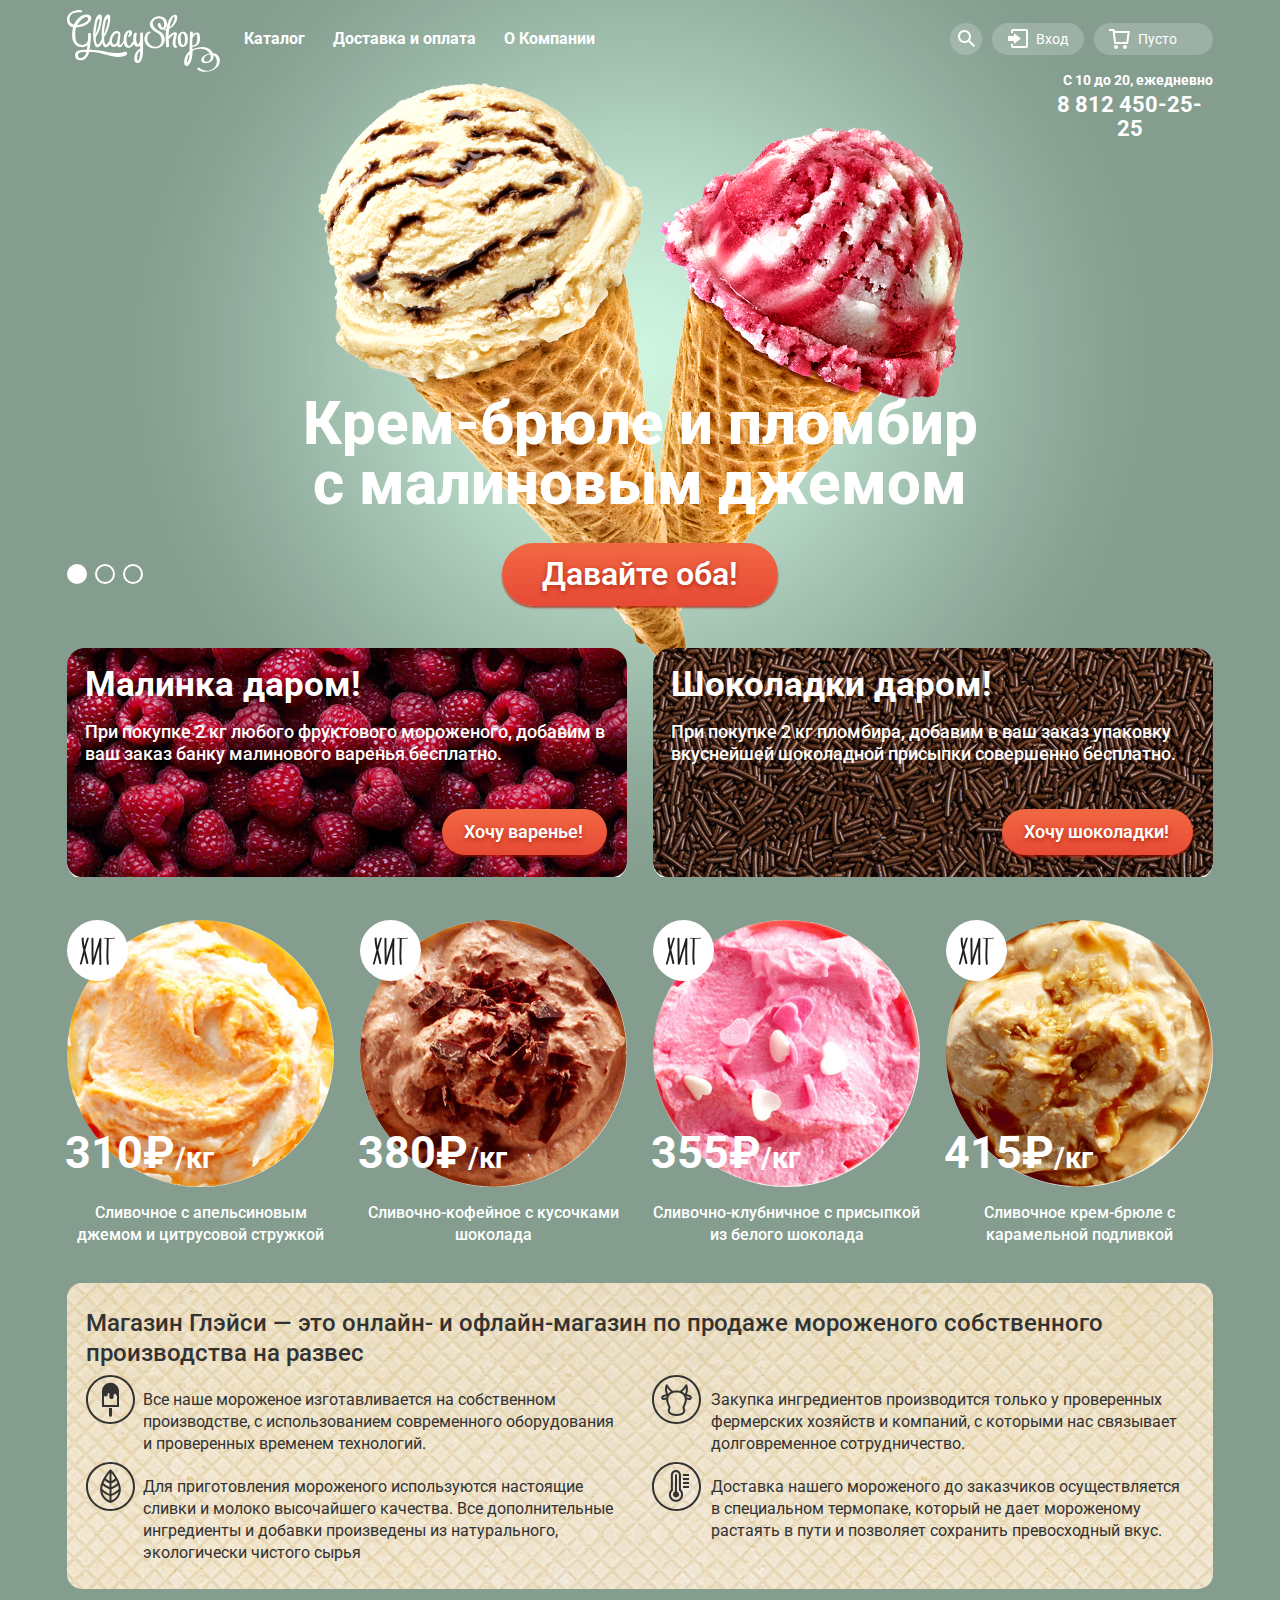
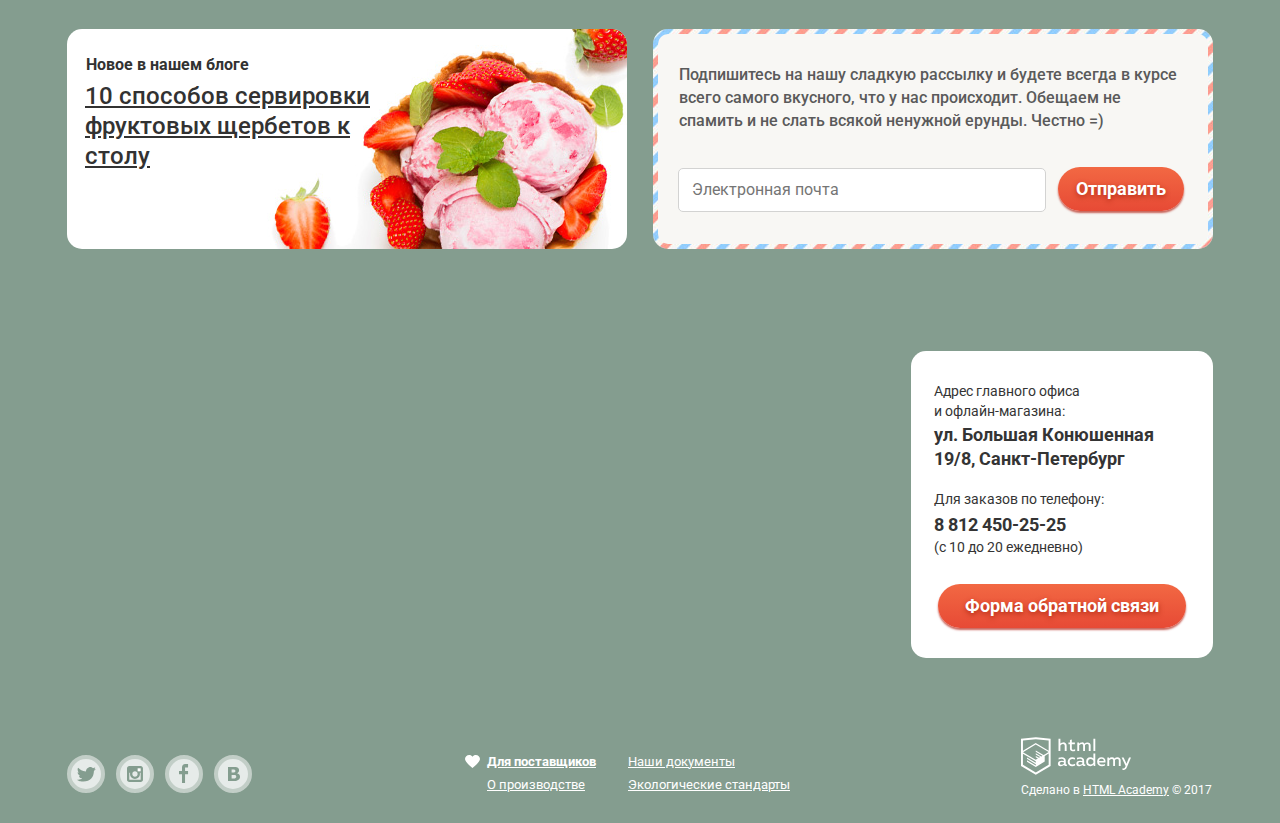
<file: index.html>
<!DOCTYPE html>
<html lang="en">

<head>
  <meta charset="UTF-8">
  <meta http-equiv="X-UA-Compatible" content="IE=edge">
  <meta name="viewport" content="width=device-width, initial-scale=1.0">
  <title>Gllacy Shop</title>
  <link rel="preconnect" href="https://fonts.gstatic.com">
  <link href="https://fonts.googleapis.com/css2?family=Roboto:wght@400;500;700&display=swap" rel="stylesheet">
  <link href="normalize.css" rel="stylesheet">
  <link href="style.css" rel="stylesheet">
</head>

<body>
  <input class="visually-hidden" type="radio" id="product-1" name="toggle" checked>
  <input class="visually-hidden" type="radio" id="product-2" name="toggle">
  <input class="visually-hidden" type="radio" id="product-3" name="toggle">
  <div class="site-wrapper">
    <header class="main-header">
      <div class="container">
        <nav class="main-navigation">
          <div class="logo-container">
            <img src="img/logo.svg" height="64" width="153" alt="Gllacy Shop">
          </div>
          <ul class="site-navigation">
            <li class="catalog-button site-navigation-item">
              <a class="user-btn" href="#">Каталог</a>
              <ul class="submenu">
                <li class="new-item">
                  <a href="#">Новинки</a>
                </li>
                <li>
                  <a href="catalog.html">Сливочное</a>
                </li>
                <li>
                  <a href="#">Щербеты</a>
                </li>
                <li>
                  <a href="#">Фруктовый лед</a>
                </li>
                <li>
                  <a href="#">Мелорин</a>
                </li>
              </ul>
            </li>
            <li class="payment-item site-navigation-item">
              <a class="user-btn" href="#">Доставка и оплата</a>
            </li>
            <li class="info-item site-navigation-item">
              <a class="user-btn" href="#">О Компании</a>
            </li>
          </ul>
          <ul class="user-navigation">
            <li class="search-item user-navigation-item">
              <button class="search-button user-navigation-button"><span class="visually-hidden">Поиск</span></button>
              <div class="search-container">
                <form class="search-form" action="https://echo.htmlacademy.ru" method="get">
                  <input type="search" name="search" placeholder="Что ищем?" id="search">
              </div>
              <label class="visually-hidden" for="search">Поиск</label>
              </form>
            </li>
            <li class="login-form-item user-navigation-item">
              <button class="input-button user-navigation-button">Вход</button>
              <div class="login-form">
                <form action="https://echo.htmlacademy.ru" method="POST">
                  <p>
                    <input type="email" name="mail" placeholder="Электронная почта" id="mail">
                    <label class="visually-hidden" for="mail">Электронная почта</label>
                  </p>
                  <p>
                    <input class="password-input" type="password" name="password" placeholder="Пароль" id="password">
                    <label class="visually-hidden" for="password">Пароль</label>
                  </p>
                  <div class="login-form-nav">
                    <button class="button login-button" type="submit">Войти</button>
                    <div class="recovery-container">
                      <a class="recovery-password" href="#">Забыли пароль?</a>
                      <br><a class="registration" href="#">Новая регистрация</a>
                    </div>
                  </div>
                </form>
              </div>
            </li>
            <li class="user-navigation-item">
              <a class="user-navigation-button basket-button" href="#">Пусто</a>
            </li>
          </ul>
        </nav>
        <div class="working-hours-container">
          <p class="hours">C 10 до 20, ежедневно</p>
          <p class="number">8 812 450-25-25</p>
        </div>
      </div>
    </header>
    <div class="container">
      <section class="slider">
        <div class="sliders-controls">
          <label for="product-1">Первый</label>
          <label for="product-2">Второй</label>
          <label for="product-3">Третий</label>
        </div>
        <ul class="slider-list">
          <li class="slider-item slide" id="slide1">
            <h3 class="slide-title">
              Крем-брюле и пломбир с малиновым джемом
            </h3>
            <a class="button slide-button" href="#">Давайте оба!</a>
          </li>
          <li class="slider-item slide" id="slide2">
            <h3 class="slide-title">
              Шоколадный пломбир и лимонный сорбет
            </h3>
            <a class="button slide-button" href="#">Давайте оба!</a>
          </li>
          <li class="slider-item slide" id="slide3">
            <h3 class="slide-title">
              Пломбир с помадкой и клубничный щербет
            </h3>
            <a class="button slide-button" href="#">Давайте оба!</a>
          </li>
        </ul>
        <div class="index-columns">
          <h2 class="visually-hidden">Акции</h2>
          <section class="columns jam-columns">
            <h3>Малинка даром!</h3>
            <p>При покупке 2 кг любого фруктового мороженого, добавим в ваш заказ банку малинового варенья бесплатно.
            </p>
            <a class="button jam-button" href="#">Хочу варенье!</a>
          </section>
          <section class="columns choco-columns">
            <h3>Шоколадки даром!</h3>
            <p>При покупке 2 кг пломбира, добавим в ваш заказ упаковку вкуснейшей шоколадной присыпки совершенно
              бесплатно.
            </p>
            <a class="button choco-button" href="#">Хочу шоколадки!</a>
          </section>
        </div>
        <section class="popular-goods">
          <h2 class="visually-hidden">Популярные товары</h2>
          <ul class="popular-goods-list">
            <li class="popular-goods-item">
              <img class="popular-goods-img" src="img/popular-1.jpg" height="267" width="267"
                alt="Сливочное с апельсиновым джемом и цитрусовой стружкой">
              <b class="price">310₽<span class="kg">/кг</span></b>
              <a href="#" class="description"> Сливочное с апельсиновым джемом и цитрусовой стружкой </a>
              <div class="popular-goods-btn-container">
                <a class="button popular-goods-button">Быстрый просмотр</a>
              </div>
            </li>
            <li class="popular-goods-item">
              <img class="popular-goods-img" src="img/popular-2.jpg" height="267" width="267"
                alt="Сливочно-кофейное с кусочками шоколада">
              <b class="price">380₽<span class="kg">/кг</span></b>
              <a href="#" class="description">Сливочно-кофейное с кусочками шоколада</a>
              <div class="popular-goods-btn-container">
                <a href="#" class="button popular-goods-button">Быстрый просмотр</a>
              </div>
            </li>
            <li class="popular-goods-item">
              <img class="popular-goods-img" src="img/popular-3.jpg" height="267" width="267"
                alt="Сливочно-клубничное с присыпкой из белого шоколада">
              <b class="price">355₽<span class="kg">/кг</span></b>
              <a href="#" class="description">Сливочно-клубничное с присыпкой из белого шоколада</a>
              <div class="popular-goods-btn-container">
                <a class="button popular-goods-button">Быстрый просмотр</a>
              </div>
            </li>
            <li class="popular-goods-item">
              <img class="popular-goods-img" src="img/popular-4.jpg" height="267" width="267"
                alt="Сливочное крем-брюле с карамельной подливкой">
              <b class="price">415₽<span class="kg">/кг</span></b>
              <a href="#" class="description">Сливочное крем-брюле с карамельной подливкой</a>
              <div class="popular-goods-btn-container">
                <a class="button popular-goods-button">Быстрый просмотр</a>
              </div>
            </li>
          </ul>
        </section>
        <section class="advantages">
          <h2 class="visually-hidden">Преимущества</h2>
          <p class="heading-advantages">
            Магазин Глэйси — это онлайн- и офлайн-магазин по продаже мороженого собственного
            <br>производства на развес
          </p>
          <ul class="advantages-list">
            <li>
              <div class="advantages-icon-1 advantages-icon-container"></div>
              <p>Все наше мороженое изготавливается на собственном производстве, с использованием современного
                оборудования и проверенных временем технологий.</p>
            </li>
            <li>
              <div class="advantages-icon-2 advantages-icon-container"></div>
              <p>Для приготовления мороженого используются настоящие сливки и молоко высочайшего качества. Все
                дополнительные ингредиенты и добавки произведены из натурального, экологически чистого сырья</p>
            </li>
            <li>
              <div class="advantages-icon-3 advantages-icon-container"></div>
              <p>Закупка ингредиентов производится только у проверенных фермерских хозяйств и компаний, с которыми нас
                связывает долговременное сотрудничество.</p>
            </li>
            <li>
              <div class="advantages-icon-4 advantages-icon-container"></div>
              <p>Доставка нашего мороженого до заказчиков осуществляется в специальном термопаке, который не дает
                мороженому растаять в пути и позволяет сохранить превосходный вкус.</p>
            </li>
          </ul>
        </section>

        <div class="index-columns">
          <section class="blog columns">
            <h3>Новое в нашем блоге</h3>
            <p><a href="#">10 способов сервировки
                <br>фруктовых щербетов к
                <br>столу</a>
            </p>
          </section>
          <section class="mailing columns">
            <div class="mailing-container">
              <p>Подпишитесь на нашу сладкую рассылку и будете всегда в курсе всего самого вкусного, что у нас
                происходит.
                Обещаем не спамить и не слать всякой ненужной ерунды. Честно =) </p>
              <form class="mailing-form" action="https://echo.htmlacademy.ru" method="POST">
                <p>
                  <input type="email" name="mailing" id="mailing" placeholder="Электронная почта">
                  <label class="visually-hidden" for="mailing">Рассылка</label>
                </p>
                <div class="form-button"><button class="button" type="submit">Отправить</button></div>
              </form>
            </div>
          </section>
        </div>
    </div>
    <section class="map">
      <div class="container">
        <div class="contacts-map">
          <p>
            Адрес главного офиса
            <br>и офлайн-магазина:
          </p>
          <p class="contacts-map-street">
            <span>ул. Большая Конюшенная 19/8,
              Санкт-Петербург</span>
          </p>
          <p class="contacts-map-number">
            Для заказов по телефону:
          </p>
          <p class="contacts-map-telephone">
            <span>8 812 450-25-25</span>
            <br>(с 10 до 20 ежедневно)
          </p>
          <button class="button contacts-map-button">Форма обратной связи</button>
        </div>
      </div>
      <iframe
        src="https://www.google.com/maps/embed?pb=!1m18!1m12!1m3!1d1998.5989424123775!2d30.320894615847433!3d59.938796869048254!2m3!1f0!2f0!3f0!3m2!1i1024!2i768!4f13.1!3m3!1m2!1s0x4696310fca5ba729%3A0xea9c53d4493c879f!2z0JHQvtC70YzRiNCw0Y8g0JrQvtC90Y7RiNC10L3QvdCw0Y8g0YPQuy4sIDE5LCDQodCw0L3QutGCLdCf0LXRgtC10YDQsdGD0YDQsywgMTkxMTg2!5e0!3m2!1sru!2sru!4v1615561457094!5m2!1sru!2sru"
        width="100%" height="430" style="border:0;" allowfullscreen="" loading="lazy"></iframe>
    </section>
  </div>
<footer class="main-footer">
  <div class="container">
    <section class="footer-social">
      <ul>
        <li>
          <a href="#" class="social-button twitter-button"><span class="visually-hidden">Твиттер</span></a>
        </li>
        <li>
          <a href="#" class="social-button instagramm-button"><span class="visually-hidden">Инстаграм</span></a>
        </li>
        <li>
          <a href="#" class="social-button facebook-button"><span class="visually-hidden">Фейсбук</span></a>
        </li>
        <li>
          <a href="#" class="social-button vk-button"><span class="visually-hidden">Вконтакте</span></a>
        </li>
      </ul>
    </section>
    <section class="footer-info">
      <ul>
        <li>
          <a href="#" class="heart">Для поставщиков</a>
        </li>
        <li>
          <a href="#">Наши документы</a>
        </li>
        <li>
          <a href="#">О производстве</a>
        </li>
        <li>
          <a href="#">Экологические стандарты</a>
        </li>
      </ul>
    </section>
    <section class="footer-copyright">
      <img src="img/htmlacademy-logo.svg" alt="HTMLAcademy" width="110" height="38">
      <p>
        Сделано в <a href="https://htmlacademy.ru">HTML Academy</a> © 2017
      </p>
    </section>
  </div>
</footer>
</body>
</html>
</file>
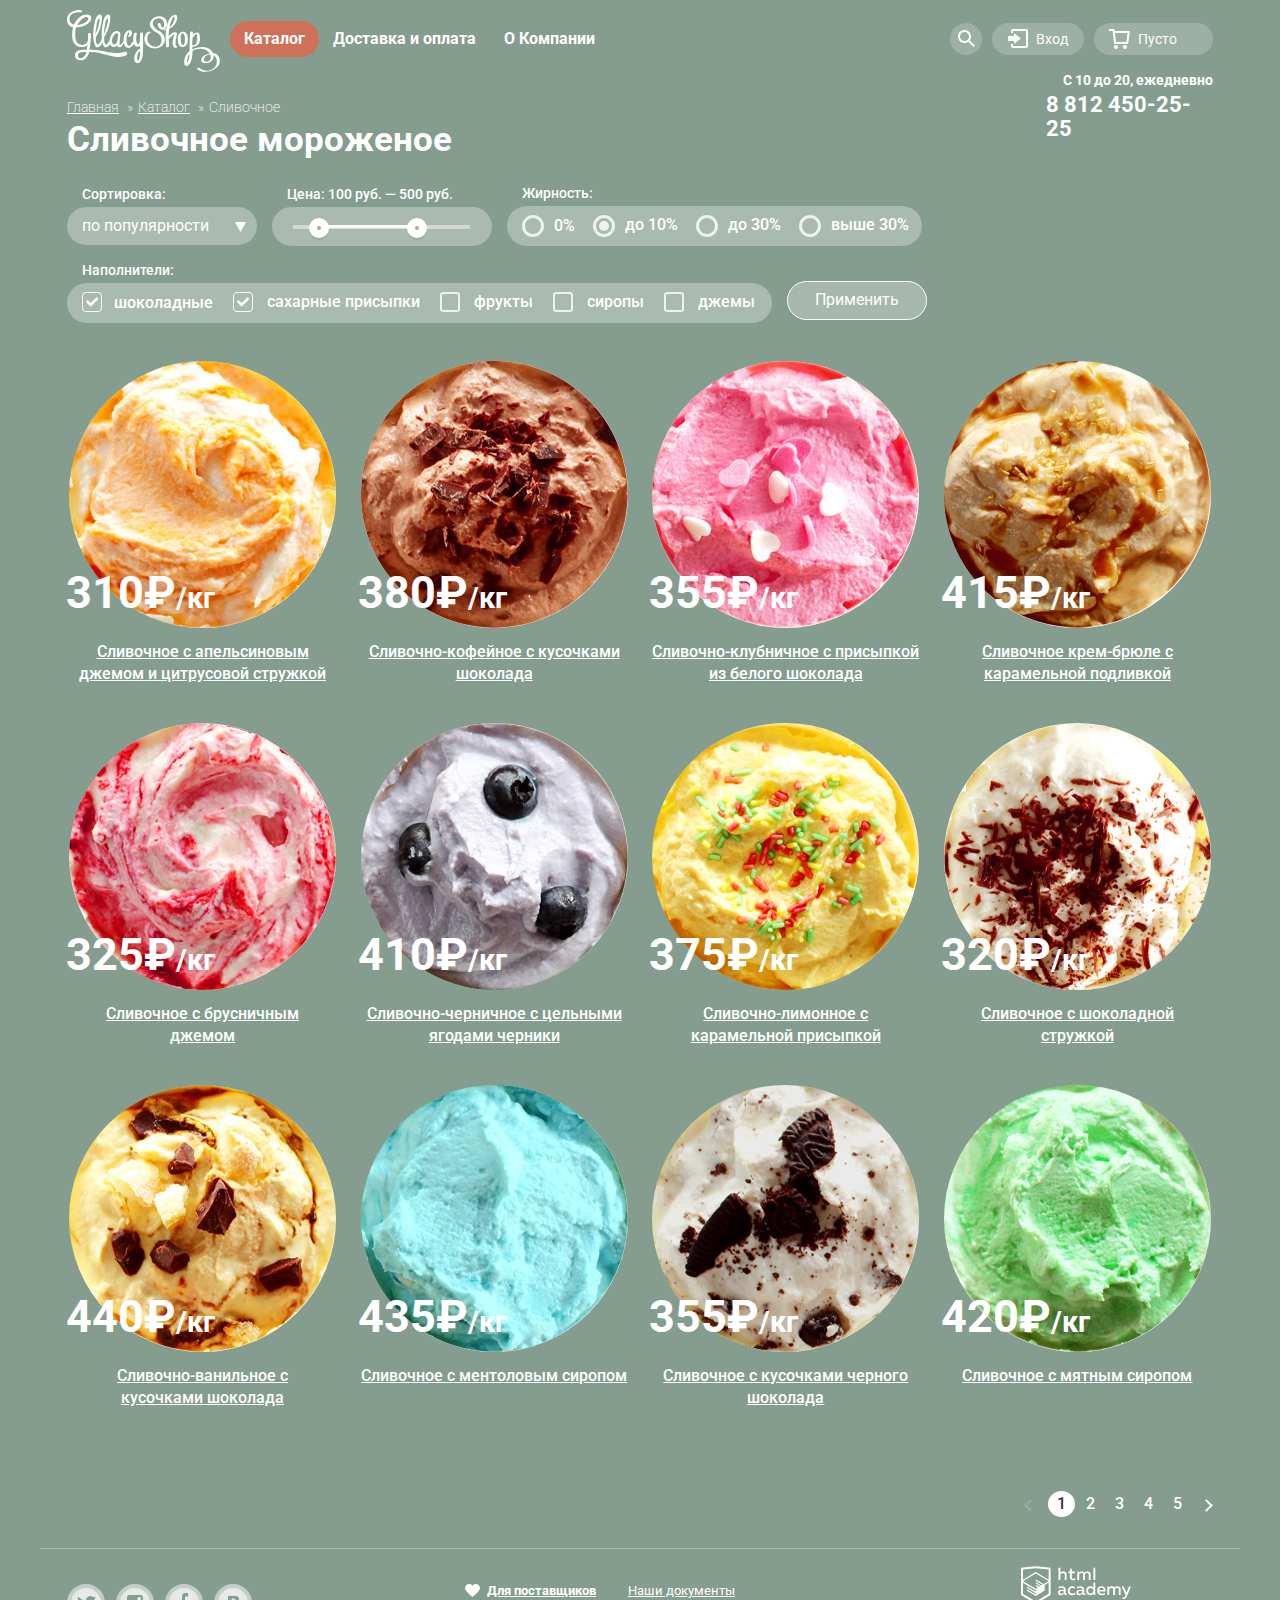
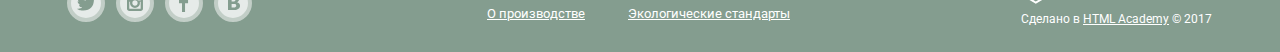
<file: catalog.html>
<!DOCTYPE html>
<html lang="en">

<head>
  <meta charset="UTF-8">
  <meta http-equiv="X-UA-Compatible" content="IE=edge">
  <meta name="viewport" content="width=device-width, initial-scale=1.0">
  <title>Catalog</title>
  <link rel="preconnect" href="https://fonts.gstatic.com">
  <link href="https://fonts.googleapis.com/css2?family=Roboto:wght@400;500;700&display=swap" rel="stylesheet">
  <link href="normalize.css" rel="stylesheet">
  <link href="style.css" rel="stylesheet">
</head>

<body class="inner-page">
  <header class="main-header">
    <div class="container">
      <nav class="main-navigation">
        <div class="logo-container">
          <a href="index.html"><img src="img/logo.svg" height="64" width="153" alt="Gllacy Shop"></a>
        </div>
        <ul class="site-navigation">
          <li class="catalog-button site-navigation-item">
            <a class="user-btn active catalog-active" href="#">Каталог</a>
            <ul class="submenu">
              <li class="new-item">
                <a href="#">Новинки</a>
              </li>
              <li class="active">
                <a>Сливочное</a>
              </li>
              <li>
                <a href="#">Щербеты</a>
              </li>
              <li>
                <a href="#">Фруктовый лед</a>
              </li>
              <li>
                <a href="#">Мелорин</a>
              </li>
            </ul>
          </li>
          <li class="payment-item site-navigation-item">
            <a class="user-btn" href="#">Доставка и оплата</a>
          </li>
          <li class="info-item site-navigation-item">
            <a class="user-btn" href="#">О Компании</a>
          </li>
        </ul>
        <ul class="user-navigation">
          <li class="search-item user-navigation-item">
            <button class="search-button user-navigation-button"><span class="visually-hidden">Поиск</span></button>
            <div class="search-container">
              <form class="search-form" action="https://echo.htmlacademy.ru" method="get">
                <input type="search" name="search" placeholder="Что ищем?" id="search">
            </div>
            <label class="visually-hidden" for="search">Поиск</label>
            </form>
          </li>
          <li class="login-form-item user-navigation-item">
            <button class="input-button user-navigation-button">Вход</button>
            <div class="login-form">
              <form action="https://echo.htmlacademy.ru" method="POST">
                <p>
                  <input type="email" name="mail" placeholder="Электронная почта" id="mail">
                  <label class="visually-hidden" for="mail">Электронная почта</label>
                </p>
                <p>
                  <input class="password-input" type="password" name="password" placeholder="Пароль" id="password">
                  <label class="visually-hidden" for="password">Пароль</label>
                </p>
                <div class="login-form-nav">
                  <button class="button login-button" type="submit">Войти</button>
                  <div class="recovery-container">
                    <a class="recovery-password" href="#">Забыли пароль?</a>
                    <br><a class="registration" href="#">Новая регистрация</a>
                  </div>
                </div>
              </form>
            </div>
          </li>
          <li class="user-navigation-item">
            <a class="user-navigation-button basket-button" href="#">Пусто</a>
          </li>
        </ul>
      </nav>
      <ul class="breadcrumbs">
        <li>
          <a href="index.html">Главная</a>
          <span>»</span>
        </li>
        <li>
          <a href="#">Каталог</a>
          <span>»</span>
        </li>
        <li>Сливочное</li>
      </ul>
      <div class="working-hours-container">
        <p class="hours">C 10 до 20, ежедневно</p>
        <p class="number">8 812 450-25-25</p>
    </div>
    </div>
  </header>
  <main class="container">
    <h1 class="page-title">Сливочное мороженое</h1>
    <form class="filters-form" method="POST">
      <fieldset class="filters-sort">
        <legend>Сортировка:</legend>
        <select>
          <option>По популярности</option>
          <option>По возрастанию цены</option>
          <option>По убыванию цены</option>
        </select>
      </fieldset>
      <fieldset class="filters-price">
        <legend>Цена: 100 руб. — 500 руб.</legend>
        <div class="price-controls">
          <div class="slider-line">
            <div class="slider-line-2" style="margin-left: 47px; width: 80px;"></div>
          </div>
          <div class="price-slider-button slider-button-min"></div>
          <div class="price-slider-button slider-button-max"></div>
        </div>
      </fieldset>
      <fieldset class="filters-fat">
        <legend>Жирность:</legend>
          <div class="form-container">
            <input type="radio" id="fat-0" name="fat" value="">
              <label class="radio" for="fat-0">0%</label>
            <input type="radio" id="fat-10" name="fat" value="" checked="">
              <label class="radio" for="fat-10">до 10%</label>
            <input type="radio" id="fat-30" name="fat" value="">
              <label class="radio" for="fat-30">до 30%</label>
            <input type="radio" id="fat-100" name="fat" value="">
              <label class="radio" for="fat-100">выше 30%</label>
          </div>
      </fieldset>
      <fieldset class="filters-filling">
        <legend>Наполнители:</legend>
          <div class="form-container">
            <input type="checkbox" id="filling-1" name="" value="" checked="">
            <label class="checkbox" for="filling-1">шоколадные</label>
            <input type="checkbox" id="filling-2" name="" value="" checked="">
              <label class="checkbox" for="filling-2">сахарные присыпки</label>
            <input type="checkbox" id="filling-3" name="" value="">
              <label class="checkbox" for="filling-3">фрукты</label>
            <input type="checkbox" id="filling-4" name="" value="">
              <label class="checkbox" for="filling-4">сиропы</label>
            <input type="checkbox" id="filling-5" name="" value="">
              <label class="checkbox" for="filling-5">джемы</label>
          </div>
      </fieldset>
      <button class="filters-btn" type="submit" name="apply-filters">Применить</button>
    </form>

    <section class="catalog">
      <h2 class="visually-hidden">Каталог</h2>
      <ul class="catalog-list">
        <li class="catalog-item">
          <img class="catalog-item-img" src="img/popular-1.jpg" height="267" width="267"
            alt="Сливочное с апельсиновым джемом и цитрусовой стружкой">
            <a href="#" class="catalog-item-description description"> Сливочное с апельсиновым джемом и цитрусовой стружкой </a>
          <b class="catalog-item-price price">310₽<span class="catalog-item-kg kg">/кг</span></b>
          <div class="catalog-item-btn-container">
            <a class="button catalog-item-button">Быстрый просмотр</a>
          </div>
        </li>
        <li class="catalog-item">
          <img class="catalog-item-img" src="img/popular-2.jpg" height="267" width="267"
            alt="Сливочно-кофейное с кусочками шоколада">
          <b class="catalog-item-price price">380₽<span class="catalog-item-kg kg">/кг</span></b>
          <a href="#" class="catalog-item-description description">Сливочно-кофейное с кусочками шоколада</a>
          <div class="catalog-item-btn-container">
            <a href="#" class="button catalog-item-button">Быстрый просмотр</a>
          </div>
        </li>
        <li class="catalog-item">
          <img class="catalog-item-img" src="img/popular-3.jpg" height="267" width="267"
            alt="Сливочно-клубничное с присыпкой из белого шоколада">
          <b class="catalog-item-price price">355₽<span class="catalog-item-kg kg">/кг</span></b>
          <a href="#" class="catalog-item-description description">Сливочно-клубничное с присыпкой из белого шоколада</a>
          <div class="catalog-item-btn-container">
            <a class="button catalog-item-button">Быстрый просмотр</a>
          </div>
        </li>
        <li class="catalog-item catalog-item-last">
          <img class="catalog-item-img" src="img/popular-4.jpg" height="267" width="267"
            alt="Сливочное крем-брюле с карамельной подливкой">
          <b class="catalog-item-price price">415₽<span class="catalog-item-kg kg">/кг</span></b>
          <a href="#" class="catalog-item-description description">Сливочное крем-брюле с карамельной подливкой</a>
          <div class="catalog-item-btn-container">
            <a class="button catalog-item-button">Быстрый просмотр</a>
          </div>
        </li>
        <li class="catalog-item">
          <img class="catalog-item-img" src="img/popular-5.jpg" height="267" width="267"
            alt="Сливочное с брусничным джемом">
          <b class="catalog-item-price price">325₽<span class="catalog-item-kg kg">/кг</span></b>
          <a href="#" class="catalog-item-description description">Сливочное с брусничным <br>джемом</a>
          <div class="catalog-item-btn-container">
            <a class="button catalog-item-button">Быстрый просмотр</a>
          </div>
        </li><li class="catalog-item">
          <img class="catalog-item-img" src="img/popular-6.jpg" height="267" width="267"
            alt="Сливочно-черничное с цельными ягодами черники">
          <b class="catalog-item-price price">410₽<span class="catalog-item-kg kg">/кг</span></b>
          <a href="#" class="catalog-item-description description">Сливочно-черничное с цельными ягодами черники</a>
          <div class="catalog-item-btn-container">
            <a class="button catalog-item-button">Быстрый просмотр</a>
          </div>
        </li><li class="catalog-item">
          <img class="catalog-item-img" src="img/popular-7.jpg" height="267" width="267"
            alt="Сливочно-лимонное с карамельной присыпкой">
          <b class="catalog-item-price price">375₽<span class="catalog-item-kg kg">/кг</span></b>
          <a href="#" class="catalog-item-description description">Сливочно-лимонное с карамельной присыпкой</a>
          <div class="catalog-item-btn-container">
            <a class="button catalog-item-button">Быстрый просмотр</a>
          </div>
        </li><li class="catalog-item catalog-item-last">
          <img class="catalog-item-img" src="img/popular-8.jpg" height="267" width="267"
            alt="Сливочное с шоколадной стружкой">
          <b class="catalog-item-price price">320₽<span class="catalog-item-kg kg">/кг</span></b>
          <a href="#" class="catalog-item-description description">Сливочное с шоколадной стружкой</a>
          <div class="catalog-item-btn-container">
            <a class="button catalog-item-button">Быстрый просмотр</a>
          </div>
        </li><li class="catalog-item">
          <img class="catalog-item-img" src="img/popular-9.jpg" height="267" width="267"
            alt="Сливочно-ванильное с кусочками шоколада">
          <b class="catalog-item-price price">440₽<span class="catalog-item-kg kg">/кг</span></b>
          <a href="#" class="catalog-item-description description">Сливочно-ванильное с <br>кусочками шоколада</a>
          <div class="catalog-item-btn-container">
            <a class="button catalog-item-button">Быстрый просмотр</a>
          </div>
        </li><li class="catalog-item">
          <img class="catalog-item-img" src="img/popular-10.jpg" height="267" width="267"
            alt="Сливочное с ментоловым сиропом">
          <b class="catalog-item-price price">435₽<span class="catalog-item-kg kg">/кг</span></b>
          <a href="#" class="catalog-item-description description">Сливочное с ментоловым сиропом</a>
          <div class="catalog-item-btn-container">
            <a class="button catalog-item-button">Быстрый просмотр</a>
          </div>
        </li><li class="catalog-item">
          <img class="catalog-item-img" src="img/popular-11.jpg" height="267" width="267"
            alt="Сливочное с кусочками черного шоколада">
          <b class="catalog-item-price price">355₽<span class="catalog-item-kg kg">/кг</span></b>
          <a href="#" class="catalog-item-description description">Сливочное с кусочками черного шоколада</a>
          <div class="catalog-item-btn-container">
            <a class="button catalog-item-button">Быстрый просмотр</a>
          </div>
        </li><li class="catalog-item catalog-item-last">
          <img class="catalog-item-img" src="img/popular-12.jpg" height="267" width="267"
            alt="Сливочное с мятным сиропом">
          <b class="catalog-item-price price">420₽<span class="catalog-item-kg kg">/кг</span></b>
          <a href="#" class="catalog-item-description description">Сливочное с мятным сиропом</a>
          <div class="catalog-item-btn-container catalog-item-btn-container-last">
            <a class="button catalog-item-button">Быстрый просмотр</a>
          </div>
        </li>
      </ul>
    </section>
    <section class="paginator-container">
        <ul class="paginator">
          <li>
            <a class="paginator-back"></a>
          </li>
          <li class="paginator-active">1</li>
          <li><a href="#">2</a></li>
          <li><a href="#">3</a></li>
          <li><a href="#">4</a></li>
          <li><a href="#">5</a></li>
          <li><a class="paginator-next" href="#"></a></li>
        </ul>
      </section>
  </main>

  <div class="container border-container"></div>
  
<footer class="main-footer">
  <div class="container">
    <section class="footer-social">
      <ul>
        <li>
          <a href="#" class="social-button twitter-button"><span class="visually-hidden">Твиттер</span></a>
        </li>
        <li>
          <a href="#" class="social-button instagramm-button"><span class="visually-hidden">Инстаграм</span></a>
        </li>
        <li>
          <a href="#" class="social-button facebook-button"><span class="visually-hidden">Фейсбук</span></a>
        </li>
        <li>
          <a href="#" class="social-button vk-button"><span class="visually-hidden">Вконтакте</span></a>
        </li>
      </ul>
    </section>
    <section class="footer-info">
      <ul>
        <li>
          <a href="#" class="heart">Для поставщиков</a>
        </li>
        <li>
          <a href="#">Наши документы</a>
        </li>
        <li>
          <a href="#">О производстве</a>
        </li>
        <li>
          <a href="#">Экологические стандарты</a>
        </li>
      </ul>
    </section>
    <section class="footer-copyright">
      <img src="img/htmlacademy-logo.svg" alt="HTMLAcademy" width="110" height="38">
      <p>
        Сделано в <a href="https://htmlacademy.ru">HTML Academy</a> © 2017
      </p>
    </section>
  </div>
</footer>
</body>

</html>
</file>
<file: style.css>
html {
  box-sizing: border-box;
}

*, *:before, *:after {
  box-sizing: inherit;
}

body {
  min-width: 1200px;
  margin: 0;
  padding: 0;

  font-family: "Roboto", Arial, sans-serif;
  font-size: 16px;
  line-height: 22px;
  font-weight: 400;
  color:#ffffff;

  background-color: #849d8f;
}

.container {
  position: relative;
  width: 1200px;
  margin: 0 auto;
  padding: 0px 27px;
}

.visually-hidden:not(:focus):not(:active),
input[type="checkbox"].visually-hidden,
input[type="radio"].visually-hidden {
  position: absolute;

  width: 1px;
  height: 1px;
  margin: -1px;
  border: 0;
  padding: 0;

  white-space: nowrap;

  clip-path: inset(100%);
  clip: rect(0 0 0 0);
  overflow: hidden;
}

/* ********************************************************** Slider **************************************************************************** */
.site-wrapper {
  text-align: center;
  min-width: 940px;
  background-color: #849d8f;
  background-image: url(img/slide-1.png);
  background-repeat: no-repeat;
  background-position: top center;

  transition: background-image 0.5s ease, background-color 0.5s ease;

}

.site-wrapper::before,
.site-wrapper::after {
  content: "";
  visibility: hidden;
}

.site-wrapper::before {
  background-image: url(img/slide-2.png);
}

.site-wrapper::after {
  background-image: url(img/slide-3.png);
}

.button {
  font:inherit;

  display: inline-block;
  padding: 12px 44px;

  font-weight: 600;
  font-size: 31px;
  line-height: 41px;
  text-align: center;
  color: #ffffff;
  vertical-align: top;
  text-decoration: none;
  text-shadow: 0 2px 5px rgba(160, 32, 11, 0.76);

  background: linear-gradient(to bottom, #f26843 0%, #e74a35 100%);
  border-radius: 50px;
  box-shadow: 0 2px 2px rgba(172, 16, 0, 0.64);
  border: none;

  cursor: pointer;
  z-index: 7;
}

.button:hover {
  background: linear-gradient(to bottom, #f58669 0%, #ec6f5e 100%);
  box-shadow: 0 2px 2px rgba(172, 16, 0, 1);
}

.button:active {
  background: linear-gradient(to bottom), #d84732 0%, #e1613e 100%;
  box-shadow: inset 0 2px 2px rgba(172, 16, 0, 1);
}

.slider {
  position: relative;

  margin-top: 280px;

  padding-top: 55px;

  text-align: center;

  color: #ffffff
}

.slider-list {
  margin: 0;
  padding: 0;
  margin-top: -20px;
  list-style: none;
}

.slide-title {
  width: 700px;
  margin: 0 auto;
  /* margin-bottom: 28px; */

  font-size: 60px;
  line-height: 60.35px;
  font-weight: 800;
}

.slide-button {
  /* height: 63px;
  width: 277px; */

  font-size: 32px;
  line-height: 44px;
  white-space: nowrap;

  padding-bottom: 9.5px;
  padding-top: 9.5px;
  padding-right: 40px;
  padding-left: 40px;
  margin-top: 28px;

}

.slide {
  display: none;
}

.sliders-controls {
  position: absolute;
  top: 205px;
  /* left: 28px; */
  z-index: 20;

  font-size: 0;
}

.sliders-controls label {
  display: inline-block;
  width: 20px;
  height: 20px;
  margin-right: 8px;
  vertical-align: top;

  background-color: transparent;
  border: 2px solid #ffffff;
  border-radius: 50%;
  cursor: pointer;
}

.slider-item {
  margin-bottom: 42px;
}


#product-1:checked ~ .site-wrapper {
  background-color: #849d8f;
  background-image: url(img/slide-1.png);
}

#product-2:checked ~ .site-wrapper {
  background-color: #8996a6;
  background-image: url(img/slide-2.png);
}

#product-3:checked ~ .site-wrapper {
  background-color: #9d8b84;
  background-image: url(img/slide-3.png);
}

#product-1:checked ~ .site-wrapper #slide1,
#product-2:checked ~ .site-wrapper #slide2,
#product-3:checked ~ .site-wrapper #slide3 {
  display: block;
}

#product-1:checked ~ .site-wrapper label[for="product-1"],
#product-2:checked ~ .site-wrapper label[for="product-2"],
#product-3:checked ~ .site-wrapper label[for="product-3"] {
  background-color: #ffffff;
}

/* ******************************************************* Site Buttons ************************************************************************** */

/* ************************************************************ Header **************************************************************************** */

.logo-container {
  margin-right: 10px;
}

.main-navigation {
  padding-top: 9px;
  display: flex;
}

.main-header {
  /* margin-bottom: 280px; */
}

.site-navigation {
  display: flex;
  position: relative;
  margin: 0;
  padding: 0;
  margin-top: 12px;

  list-style: none;
}

.site-navigation-item {
  display: inline-block;
  padding: 0;
  margin: 0;

  white-space: nowrap;
}

.site-navigation-item .user-btn {
  position: relative;

  display: block;
  padding: 7px 14px;
  border-radius: 30px;

  font-weight: bold;
  color: #ffffff;
  text-decoration: none;
}


.site-navigation-item .user-btn:hover  {
  background-color: #f7f6f3;
  color: #323232;
}


.site-navigation li {
  margin: 0;
  padding: 0;
}

.catalog-button:hover .submenu {
  display: block;
}

.submenu {
  display: none;
  position:absolute;
  top: 38px;
  left: -8px;
  width: 150px;
  margin: 0;
  padding: 0;
  margin-top: 5px;


  border-radius: 5px;
  background-color: #f9f8f5;

  list-style: none;
  z-index: 1;
}

.submenu li {
  position: relative;
  padding: 6px 20px;
  text-align: start;
  white-space: nowrap;

}
.submenu li:hover {
  background-color: #fbded8;
}

.submenu li:first-child:hover {
  border-top-left-radius: 5px;
  border-top-right-radius: 5px;
}

.submenu li:last-child:hover {
  border-bottom-left-radius: 5px;
  border-bottom-right-radius: 5px;
}

.submenu a {
  display: block;
  color: #3f3f3f;
  width: 100%;
  text-decoration: none;
}

.new-item a {
  font-weight: bold;
}

.new-item::after{
  position: absolute;
  top: 33px;
  left: 10px;
  content: "";
  display: block;
  width: 136px;
  height: 1px;
  z-index: 1;
  background-color: rgb(0, 0, 0, 0.2);
}

.user-navigation {
  display: flex;
  margin: 0;
  padding:0;
  margin-top: 14px;
  margin-left: auto;
  list-style: none;
}

.user-navigation li {
}

.user-navigation-button {
  padding: 8px;
  padding-left: 44px;
  margin-right: 10px;

  font: inherit;
  font-size: 14px;
  line-height: 16px;
  color: #ffffff;
  text-align: center;

  border-radius: 30px;
  border: none;
  background-color: rgb(253, 255, 254, 0.2);
}

.input-button {
  position: relative;
  padding-right: 16px;
}

.basket-button {
  margin-right: 0;

  position: relative;

  padding-right: 36px;

  display: block;
  text-decoration: none;
}

.search-button {
  position: relative;
  border-radius: 50%;
  padding: 16px 16px
}

.input-button::before {
  position: absolute;
  content: "";
  left: 14px;
  top: 4px;

  width: 24px;
  height: 23px;

  display: block;

  background-image: url(img/input.svg);
  background-repeat: no-repeat;
  background-position: center;
}

.basket-button::before {
  content: "";
  position: absolute;
  top: 6px;
  left: 15px;

  width: 21px;
  height: 20px;

  display: block;

  background-image: url(img/basket.svg);
  background-repeat: no-repeat;
  background-position: 0 0;
}

.login-form {
  display: none;
  position: absolute;
  padding: 20px;
  background-color: #f8f7f4;
  border-radius: 5px;
  right: 153px;
  top: 59px;
  z-index: 1;
}

.login-form-nav {
  margin-top: 20px;
  display: flex;
}

.login-form p {
  margin: 0;
  padding: 0;
}

.recovery-container {
  text-align: start;
}

.login-form a {
  display: inline-block;
  margin: 0;
  padding: 0px;

  font:inherit;
  text-align: end;
  font-size: 13px;
  line-height: 24px;
  color: #323232;
}

.login-form input {
  font: inherit;
  width: 100%;
  padding: 11px 15px;
  border-radius: 5px;
  border: 1px solid #d3d3d2;
}

.password-input {
  margin-top: 20px;
}

.login-button {
  padding: 10px 25px;
  margin-right: 20px;


  font-size: 18px;
  line-height: 24px;
  color: #fefefe;
}

.login-form-item:hover .login-form {
  display: block
}

.login-form-item:hover .input-button {
  background-color: #ffffff;
  color:black;
}

.login-form-item:hover .input-button::before {
  background-image: url(img/input-copy.svg);
  background-repeat: no-repeat;
  background-position: center
}


.search-button::before {
  content: "";
  width: 23px;
  height: 20px;
  display: block;
  position: absolute;

  left: 8px;
  top: 7px;

  background-image: url(img/magnifier.svg);
  background-repeat: no-repeat;
  background-position: 0 0;

}


.search-form input,
.search-container {
  display: block;
}

.search-form input {
  font: inherit;
  padding: 10px 0px;
  width: 100%;

  padding-left: 15px;

  border-radius: 5px;
  border: 1px solid #d3d3d2;
}

.search-container {

  min-width: 341px;
  display: none;
  position: absolute;
  padding: 20px 15px;
  background-color: #f8f7f4;

  border-radius: 5px;

  right: 257px;
  top: 59px
}

.search-item:hover .search-container {
  display: block;
}

.search-item:hover .search-button {
  color:black;
  background-color: #ffffff;
}

.search-item:hover .search-button::before {
  position: absolute;
  left: 8px;
  top: 8px;
  background-image: url(img/magnifer-black.svg);
  background-repeat: no-repeat;
  background-position: 0 0;
}

.working-hours-container {
  position: absolute;
  width: 167px;
  height: 40px;
  right: 27px;
  top: 72px;
}

.hours {
  text-align: end;
  margin: 0;
  margin-bottom: 5px;
  font-size: 14px;
  line-height: 16px;
  font-weight: bold;
}

.number {
  font-size: 22px;
  line-height: 24px;
  font-weight: bold;
  margin: 0;
}
.index-columns {
  display: flex;
  justify-content: space-between;
  margin-top: 40px;
}
.columns {
  display: flex;
  flex-wrap: wrap;
  max-width: 560px;
  padding-top: 16px;
  padding-left: 17px;
  padding-right: 20px;
  padding-bottom: 25px;
  flex-grow: 1;

  border-radius: 15px;
}

.columns h3,
.columns p {
  margin: 0;
  padding: 0px;
  padding-left: 1px;
  text-align: start;
}

.columns h3 {
  font:inherit;
  font-size: 35px;
  line-height: 41px;
  /* margin-bottom: 16px; */
  font-weight: bold;
}

.columns p {
  font-size: 18px;
  line-height: 22px;
  font-weight: 500;

  margin-top: 16px;

  /* margin-bottom: 44px; */
}

.columns a {
  padding: 11px 0;
  padding-left: 22px;
  padding-right: 24px;
  margin-top: 44px;
  margin-left: auto;

  font-size: 18px;
  line-height: 24px;
  white-space: nowrap;
}

.jam-columns {

  background-image: url(img/jam.jpg);
  background-repeat: no-repeat;
  border-radius: 18px;
}

.choco-columns {
  background-image: url(img/choco.jpg);
  background-repeat: no-repeat;
  border-radius: 18px;
}

.choco-button {
  margin-left: auto;
  background-color: #7e5c4b;
}

.advantages {
  padding: 25px 19px;
  margin-top: 37px;

  border-radius: 15px;
  background-image: url(img/waffle-bg.jpg);
  background-repeat: repeat-x;
}

.advantages p {
  font-size: 16px;
  line-height: 22px;

  text-align: start;
  color: #323232;
  padding: 0;
  margin: 0;
  margin-top: 21px;
  margin-right: 10px;
}

.advantages .heading-advantages {
  font-size: 24px;
  line-height: 30px;
  color: #323232;
  font-weight: 500;
  /* text-align: start; */
  padding: 0;
  margin: 0;
}
.advantages-list {
  column-count: 2;
  column-gap: 23px;
  padding: 0;
  margin: 0;
  list-style: none;
}

.advantages-list li {
  display: flex;
}

.advantages-icon-container {
  margin-top: 7px;
  margin-right: 8px;
  flex-shrink: 0;
  width: 49px;
  height: 49px;
}

.advantages-icon-1 {
  background-image: url(img/scream-icon.svg);
  background-position: 0 0;
  background-repeat: no-repeat;
}

.advantages-icon-2 {
  background-image: url(img/list-icon.svg);
  background-position: 0 0;
  background-repeat: no-repeat;
}

.advantages-icon-3 {
  background-image: url(img/cow-icon.svg);
  background-position: 0 0;
  background-repeat: no-repeat;
  margin-right: 10px;
}

.advantages-icon-4 {
  background-image: url(img/thermo-icon.svg);
  background-position: 0 0;
  background-repeat: no-repeat;
  margin-right: 10px;
}
.popular-goods {
  margin-top: 34px;
}

.popular-goods-list {
  padding: 0;
  margin: 0;
  display: flex;
  list-style: none;
}

.popular-goods-img {
  border-radius: 50%;
}

.popular-goods-item {
  border-radius: 5px 5px 0 0;
  margin: 0;
  padding-top: 6px;
  margin-right: 26px;
  position: relative;
  transition: all 0.5s;
}

.popular-goods-item a {
  display: inline-block;
  text-decoration: none;
  color: #ffffff;
  font-size: 16px;
  line-height: 22px;
  font-weight: 500;
  transition: color 0.5s;
  margin-top: 9px;
}

.popular-goods-item h3 {
  margin: 0;
  padding: 0;
  margin-top: 8px;
}

.popular-goods-item:last-child {
  margin-right: 0;
}

.popular-goods-item::before {
  content: "";
  position: absolute;
  display: block;
  width: 61px;
  height: 61px;
  background-image: url(img/hit.svg);
  background-position: 0 0;
  background-repeat: no-repeat;
  top: 7;
  left: 0;
  transition: all 0.5s;
}

.price {
  position: absolute;
  right: 120px;
  top: 216px;
  font-size: 45px;
  line-height: 45px;
  font-weight: bold;
  white-space: nowrap;
  transition: all 0.5s;
}

.kg {
  font-size: 29px;
}

.popular-goods-button {
  font-size: 18px;
  line-height: 24px;
  padding: 10px 15px;
}

.popular-goods-btn-container {
  width: 100%;
  padding-bottom: 20px;
  position: absolute;
  visibility: hidden;
  border-radius: 0 0 5px 5px;
  transition: all 0.5s;
  opacity: 0;
}

.popular-goods-item:hover {
  background-color: rgba(248, 247, 244, 0.4);
}

.popular-goods-item:hover .popular-goods-btn-container {
  visibility: visible;
  background-color: rgba(248, 247, 244, 0.4);
  opacity: 1;
}

.popular-goods-item:hover .price {
  right: 105px;
}

.popular-goods-item:hover::before {
  top: 5px;
  left: 5px;
}

.description:hover {
  color:#e84d37;
}

.blog {
  display: inline-block;
  color:#323232;
  padding: 21px 18px;
  background-image: url(img/strawberry-bg.jpg);
  background-repeat: no-repeat;
  min-height: 220px;
}

.blog h3 {
  font-size: 16px;
  line-height: 22px;
  margin-top: 4px;
}

.blog p {
  margin: 0;
  padding: 0;
  margin-top: 5px;
}

.blog a {
  padding: 0;
  margin: 0;
  font:inherit;
  font-size: 24px;
  line-height: 30px;
  color:#323232;
  text-align: start;
}
.blog a:hover {
  color:#e84d37;
}

.mailing {
  color: #5a5a5a;
  background-color: #f8f7f4;
  background-image: url(img/mail-bg.jpg);
  min-height: 220px;
  padding: 5px;
}

.mailing p {
  margin: 0;
  font-size: 16px;
  line-height: 23px;
  margin-top: 2px;
}

.mailing-container {
  padding: 27px 20px;
  border-radius: 10px;
  background-color: #f8f7f4; 
}

.mailing-form {
  display: flex;
  white-space: nowrap;
}

.mailing-form p {
  margin: 0;
  padding: 0;
  text-align: start;
  margin-top: 36px;
}

.form-button {
  margin-top: 35px;
}

.form-button button {
  font: inherit;
  padding: 10px 18px;
  font-size: 18px;
  line-height: 24px;
  font-weight: bold;
}

.mailing-form input {
  min-width: 368px;
  padding: 9px 13px;
  margin-right: 12px;
  font-size: 16px;
  line-height: 24px;
  color: #d3d3d2;
  border-radius: 5px;
  border: 1px solid #d3d3d2;
}

.map {
  position: relative;
  margin-top: 40px;
  padding: 62px 0;
  min-height: 430px;
}

.map iframe {
  position: absolute;
  top: 0;
  left: 0;
  z-index: 1;
  min-width: 1200px;
}

.map .container {
  display: flex;
  justify-content: flex-end;
}

.contacts-map {
  position: relative;
  font: inherit;
  font-weight: 400;
  font-size: 14px;
  line-height: 20px;
  color: #343434;

  background-color: #ffffff;
  width: 302px;
  min-height: 305px;
  padding: 30px 23px;
  border-radius: 15px;
  z-index: 2;
}

.contacts-map p {
  margin: 0;
  text-align: start;
}

.contacts-map .contacts-map-number {
  margin: 0;
  margin-top: 18px;
}

.contacts-map .contacts-map-telephone {
  margin: 0;
  margin-top: 4px;
}

.contacts-map .contacts-map-street {
  margin: 0;
  margin-top: 2px;
}

.contacts-map span {
  font-weight: bold;
  font-size: 18px;
  line-height: 24px;
}

.contacts-map-button {
  font:inherit;
  font-size: 18px;
  line-height: 24px;
  font-weight: bold;
  color: #ffffff;
  padding: 10px 27px;
  margin-top: 27px;
}

.main-footer .container {
  display:flex;
}

.footer-social ul {
  padding: 0;
  margin: 0;
  list-style: none;
  display: flex;
  align-items: center;
  margin-right: 224px;
}

.social-button {
  display: block;
  position: relative;
  font-size: 0;
  width: 38px;
  height: 38px;
  border: 4px solid #c2cec7;
  border-radius: 20px;
  margin-right: 11px;
  margin-top: 35px;
  margin-bottom: 30px;
}

.social-button:hover {
  background-color:rgb(255, 255, 255, 0.5);
}

.twitter-button {
  background-image: url(img/twitter.svg);
  background-repeat: no-repeat;
  background-position: -1px -1px;
}

.instagramm-button {
  background-image: url(img/insta.svg);
  background-repeat: no-repeat;
  background-position: -1px -1px;
}

.facebook-button {
  background-image: url(img/facebook.svg);
  background-repeat: no-repeat;
  background-position: -1px -1px;
}

.vk-button {
  background-image: url(img/vk.svg);
  background-repeat: no-repeat;
  background-position: -1px -1px;
}

.footer-info ul {
  display: grid;
  grid-template-columns: min-content min-content;
  white-space: nowrap;
  font-size: 13px;
  line-height: 18px;
  column-count: 2;
  list-style: none;
  padding: 0;
  margin-top: 33px;
}

.footer-info a {
  color: #ffffff;
}

.footer-info a:hover {
  color:#e84d37;
}

.heart {
  position: relative;
  font-weight: bold;
}

.heart::before {
  content: "";
  width: 17px;
  height: 17px;
  display: block;
  position: absolute;
  left: -23px;
  background-image: url(img/heart.svg);
  background-repeat: no-repeat;
  background-position: 1px
}

.footer-info {
  margin-right: 199px;
}

.footer-info li {
  margin-top: 5px;
  margin-right: 32px;
}

.footer-info li:nth-child(1),
.footer-info li:nth-child(2) {
  margin-top: 0px;
}

.footer-copyright img {
  margin-top: 17px;
}

.footer-copyright p {
  margin: 0;
  font-size: 12px;
  line-height: 18px;
}

.footer-copyright a {
  color: #ffffff;
}

.footer-copyright a:hover {
  color:#e84d37;
}

.site-navigation-item .active {
  background-color: #d07058;
}

.site-navigation .active:hover {
  background-color: #d07058;
  color: #ffffff
}

.active a {
  color: #ffffff;
}

.breadcrumbs {
  list-style: none;
  margin: 0;
  margin-top: 20px;
  padding: 0;
  font-size: 14px;
  font-weight: 200;
  line-height: 16px;
  color: #ffffff;
}

.breadcrumbs li {
  display: inline;
}

.breadcrumbs a {
  color: #ffffff;
  font-size: 14px;
  font-weight: 200;
  line-height: 16px;
}

.breadcrumbs span {
  padding-left: 5px;
  padding-right: 2px;
}

.page-title {
  margin: 0;
  margin-top: 4px;
  font-size: 35px;
  line-height: 41px;
  font-weight: bold;
}


.filters-form {
  display: flex;
  align-items: center;
  flex-wrap: wrap;
  margin-top: 25px;
}

.filters-form fieldset {
  margin: 0;
  margin-bottom: 16px;
  margin-right: 15px;
  padding: 0;
  padding-top: 5px;
  font-size: 16px;
  line-height: 16px;
  font-weight: 500;
  color: #ffffff;
  text-transform: lowercase;
  border: none;
}

legend {
  box-sizing: border-box;
  color: inherit;
  display: table;
  max-width: 100%;
  padding: 0;
  white-space: normal;
  font-size: 14px;
  line-height: 16px;
}

.filters-form legend {
  margin-left: 15px;
  box-sizing: border-box;
  text-transform: none;
}

.filters-form select {
  background-color: #aabab0;
  background-image: url(img/icon-down-w.png);
  background-repeat: no-repeat;
  background-position: 168px 15px;
  border-radius: 20px;
  font-size: 16px;
  line-height: 18px;
  color: #ffffff;
  text-transform: lowercase;
  padding: 10px 26px;
  padding-right: 11px;
  padding-left: 15px;
  border: none;
  transition: all 0.5s;
  appearance: none;
}

.filters-form select:hover {
  background-color: #ffffff;
  color: #323232;
  background-image: url(img/icon-down-dir.svg);
  background-repeat: no-repeat;
  background-position: 168px 15px;
}

.filters-form .price-controls {
  position: relative;
  background-color: #aabab0;
  border-radius: 20px;
  width: 220px;
  height: 39px;
}

.price-controls .slider-line {
  width: 177px;
  height: 4px;
  background-color: #d1d9d2;
  position: absolute;
  top: 18px;
  left: 21px;
}

.price-controls .slider-line .slider-line-2 {
  background-color: #ffffff;
  height: 3px;
  position: absolute;
  top: 0px;
  left: -12px;
}

.price-controls .price-slider-button {
  position: absolute;
  width: 20px;
  height: 20px;
  border: 8px solid #ffffff;
  border-radius: 50%;
  background-color: #97aca1;
  top: 11px;
  transition: all 0.5s;
  cursor: pointer;
  box-shadow: 0 3px 2px -1px rgba(0, 0, 0, 0.1);
}

.price-controls .slider-button-min {
  left: 37px;
}

.price-controls .slider-button-max {
  left: 135px;
}

.form-container {
  background-color: #a9bab0;
  border-radius: 20px;
  padding: 11px 0px;
  padding-right: 2px;
}

.filters-form input[type="checkbox"],
.filters-form input[type="radio"] {
  display: none;
}

.filters-form label {
  position: relative;
  background-color: #aabab0;
  border-radius: 20px;
  padding-left: 35px;
  padding-right: 0px;
  margin-right: 11px;
  display: inline-block;
  text-align: center;
  vertical-align: top;
  cursor: pointer;
}

.filters-form label:first-of-type {
  margin-left: 47px;
  padding-left: 0;
  font-size: 16px;
  line-height: 18px;
}

.filters-form label::before {
  content: "";
  position: absolute;
  top: -2px;
  left: 3px;
  width: 22px;
  height: 22px;
  border: 3px solid #eef2f0;
  border-radius: 3px;
  transition: background-color 0.5s;
}

.filters-form .radio::before {
  border-radius: 50%;
}

.filters-form label:first-of-type::before {
  left: -32px;
}

.filters-form input[type="radio"]:checked + .radio::after {
  content: "";
  position: absolute;
  top: 4px;
  left: 9px;
  width: 10px;
  height: 10px;
  border-radius: 50%;
  background-color: #eef2f0;
  cursor: pointer;
}

.filters-form input[type="radio"]:checked + .radio:first-of-type::after {
  left: -26px;
}

.filters-form .checkbox {
  margin-right: 15px;
}

.filters-form .checkbox::before {
  border: 2px solid #eef2f0;
  width: 20px;
  height: 20px;
  left: 1px;
}

input[type=checkbox]:checked+.checkbox::after {
  content: "";
  position: absolute;
  left: 1px;
  top: -2px;
  width: 20px;
  height: 20px;
  background-color: inherit;
  background-image: url(img/checkbox-checked.svg);
}

input[type=checkbox]:checked+.checkbox:first-of-type:after {
  left: -32px;
}

.filters-btn {
  padding: 9px 27px;
  display: block;
  border-radius: 20px;
  background-color: #a6b7ad;
  border: 1px solid #ffffff;
  color: #ffffff;
  transition: all 0.5s;
}

.filters-btn:hover {
  background-color: #ffffff;
  color: #323232;
}

.filters-form label:hover::before {
  border: 4px solid #eef2f0;
}

.price-controls .price-slider-button:hover {
  width: 22px;
  height: 22px
}


.catalog-list {
  display: flex;
  flex-wrap: wrap;
  justify-content: space-between;
  list-style: none;
  margin: 0;
  padding: 0;
  margin-top: 17px;
}

.catalog-item {
  position: relative;
  flex-basis: 0px;
  margin-bottom: 28px;
  text-align: center;
  border-radius: 5px;
  padding: 5px 2px;
  transition: all 0.5s;
  margin-right: 12px;
}

.catalog-item::after {
  position: absolute;
  content: '';
  left: -13px;
  top: -8px;
  width: 293px;
  height: 405px;
  border-radius: 5px;
  transition: 0.5s;
  z-index: 0;
}

.catalog-item-last {
  margin-right: 0px;
}

.catalog-item-img {
  border-radius: 50%;
  margin-bottom: 7px;
  position: relative;
  /* transition: all 0.5s; */
  z-index: 0;
}

.catalog-item-button {
  /* left: 37px; */
  position: relative;
  font-size: 18px;
  line-height: 24px;
  padding: 10px 15px;
  white-space: nowrap;
  /* top: 340px; */
  /* transition: all 0.5s; */
}

.catalog-item-btn-container {
  width: 100%;
  padding-bottom: 20px;
  padding-top: 7px;
  position: absolute;
  border-radius: 0 0 5px 5px;
  transition: all 0.5s;
  opacity: 0;
  z-index: 2;
}

.catalog-item-btn-container-last {
  padding-top: 29px;
}

.catalog-item-description {
  color: #ffffff;
  font-size: 16px;
  line-height: 22px;
  font-family: "Roboto", "Arial", sans-serif;
  font-weight: 500;
  transition: color 0.5s;
}

.catalog-item-price {
  right: 123px;
  top: 214px;
  z-index: 2;
}

.catalog-item:hover::after {
  background-color: rgba(248, 247, 244, 0.4);
  z-index: 1;
}

.catalog-item:hover .catalog-item-img {
  z-index: 2;
}

/* .catalog-item:hover .catalog-item-button {
  visibility: visible;
} */

.catalog-item:hover .catalog-item-btn-container {
  opacity: 1;
}

.catalog-item:hover .catalog-item-price {
  right: 127px;
}


.pag-wrap {
  margin-top: 3px;
  margin-bottom: 25px;
  border-bottom: 1px solid #a9bbb1;
}

.paginator-container {
  display: flex;
}

.paginator {
  margin-top: 49px;
  margin-left: auto;
  padding: 0;
  font-size: 0;
  list-style: none;
}

.paginator li:first-child {
  margin-left: 0;
  font-size: 22px;
  text-align: left;
}

.paginator li {
  padding: 0px 9px;
  display: inline-block;
  margin-right: 2px;
  font-weight: 500;
  font-size: 16px;
  line-height: 26px;
  text-align: center;
  color: #ffffff;
  vertical-align: top;
}

.paginator a {
  display: block;
  text-decoration: none;
  color: #ffffff;
}

.paginator .paginator-active,
.paginator .paginator-active:hover {
  color: #323232;
  background-color: #ffffff;
  border-radius: 50%
}

.paginator-active a {
  color: #323232;
}


.paginator-back::before {
  content: "";
  position: absolute;
  width: 9px;
  height: 9px;
  border: 2px solid #9bafa4;
  transform: rotate(45deg);
  right: 205px;
  bottom: 7px;
  border-top: none;
  border-right: none;
}


.paginator-next::before {
  content: "";
  position: absolute;
  width: 9px;
  height: 9px;
  border: 2px solid #ffffff;
  transform: rotate(45deg);
  right: 29px;
  bottom: 7px;
  border-bottom: none;
  border-left: none;
}

.paginator li:hover {
  background-color: rgba(248, 247, 244, 0.4);
  border-radius: 50%;
}

.border-container {
  margin-top: 31px;
  border-bottom: 1px solid #a9bbb1;
}
</file>
